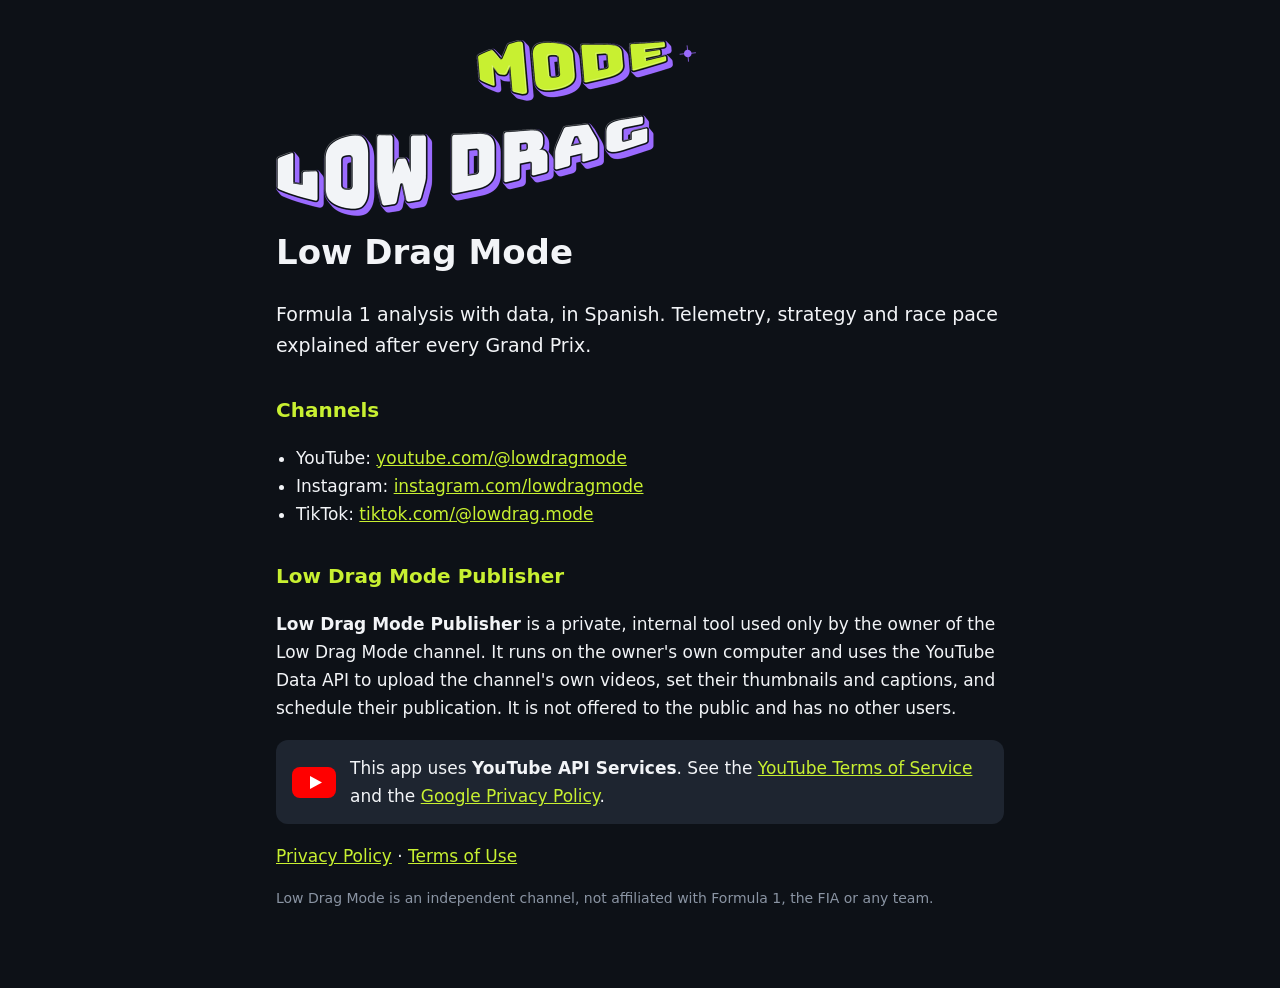
<file: index.html>
<!doctype html>
<html lang="en">
<head>
<meta charset="utf-8">
<meta name="viewport" content="width=device-width,initial-scale=1">
<title>Low Drag Mode</title>
<meta name="description" content="Low Drag Mode — Formula 1 analysis with data, in Spanish.">
<link rel="stylesheet" href="style.css">
</head>
<body>
<main>
  <img class="logo" src="logo.png" alt="Low Drag Mode logo">
  <h1>Low Drag Mode</h1>
  <p class="lead">Formula 1 analysis with data, in Spanish. Telemetry, strategy and race pace explained after every Grand Prix.</p>

  <h2>Channels</h2>
  <ul>
    <li>YouTube: <a href="https://www.youtube.com/@lowdragmode">youtube.com/@lowdragmode</a></li>
    <li>Instagram: <a href="https://www.instagram.com/lowdragmode">instagram.com/lowdragmode</a></li>
    <li>TikTok: <a href="https://www.tiktok.com/@lowdrag.mode">tiktok.com/@lowdrag.mode</a></li>
  </ul>

  <h2>Low Drag Mode Publisher</h2>
  <p>
    <strong>Low Drag Mode Publisher</strong> is a private, internal tool used only by the owner of the Low Drag Mode channel.
    It runs on the owner's own computer and uses the YouTube Data API to upload the channel's own videos, set their
    thumbnails and captions, and schedule their publication. It is not offered to the public and has no other users.
  </p>
  <div class="yt">
    <svg width="44" height="31" viewBox="0 0 44 31" aria-hidden="true"><rect width="44" height="31" rx="8" fill="#FF0000"/><path d="M18 9 L30 15.5 L18 22 Z" fill="#fff"/></svg>
    <span>This app uses <strong>YouTube API Services</strong>. See the
      <a href="https://www.youtube.com/t/terms">YouTube Terms of Service</a> and the
      <a href="https://policies.google.com/privacy">Google Privacy Policy</a>.</span>
  </div>
  <p><a href="privacy.html">Privacy Policy</a> · <a href="terms.html">Terms of Use</a></p>

  <p class="small">Low Drag Mode is an independent channel, not affiliated with Formula 1, the FIA or any team.</p>
</main>
</body>
</html>
</file>
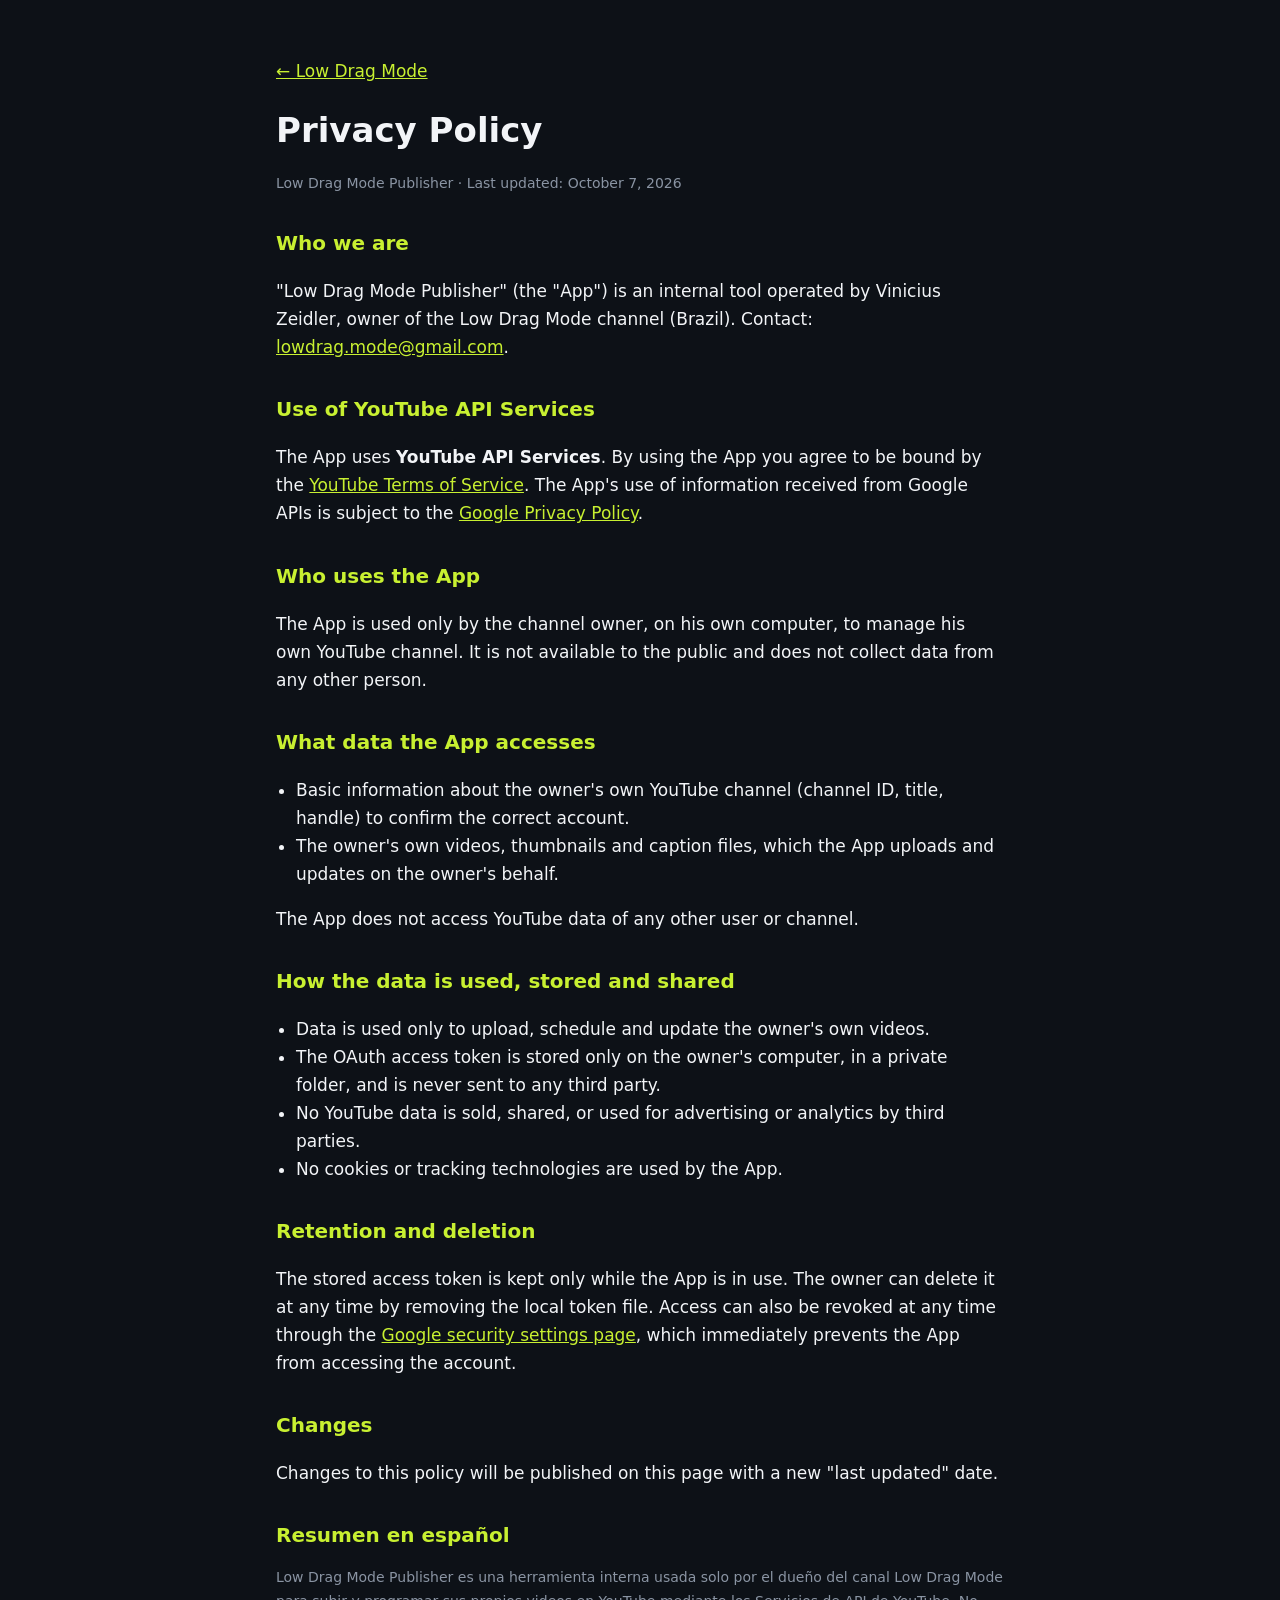
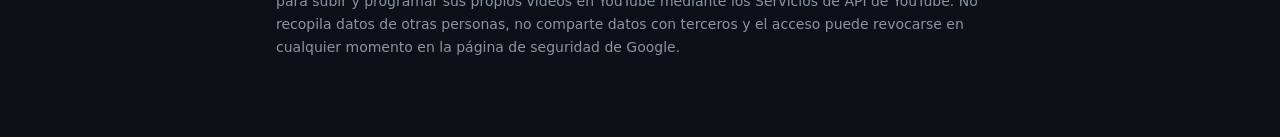
<file: privacy.html>
<!doctype html>
<html lang="en">
<head>
<meta charset="utf-8">
<meta name="viewport" content="width=device-width,initial-scale=1">
<title>Privacy Policy — Low Drag Mode Publisher</title>
<link rel="stylesheet" href="style.css">
</head>
<body>
<main>
  <p><a href="index.html">← Low Drag Mode</a></p>
  <h1>Privacy Policy</h1>
  <p class="small">Low Drag Mode Publisher · Last updated: October 7, 2026</p>

  <h2>Who we are</h2>
  <p>
    "Low Drag Mode Publisher" (the "App") is an internal tool operated by Vinicius Zeidler, owner of the
    Low Drag Mode channel (Brazil). Contact: <a href="mailto:lowdrag.mode@gmail.com">lowdrag.mode@gmail.com</a>.
  </p>

  <h2>Use of YouTube API Services</h2>
  <p>
    The App uses <strong>YouTube API Services</strong>. By using the App you agree to be bound by the
    <a href="https://www.youtube.com/t/terms">YouTube Terms of Service</a>. The App's use of information received from
    Google APIs is subject to the <a href="https://policies.google.com/privacy">Google Privacy Policy</a>.
  </p>

  <h2>Who uses the App</h2>
  <p>
    The App is used only by the channel owner, on his own computer, to manage his own YouTube channel.
    It is not available to the public and does not collect data from any other person.
  </p>

  <h2>What data the App accesses</h2>
  <ul>
    <li>Basic information about the owner's own YouTube channel (channel ID, title, handle) to confirm the correct account.</li>
    <li>The owner's own videos, thumbnails and caption files, which the App uploads and updates on the owner's behalf.</li>
  </ul>
  <p>The App does not access YouTube data of any other user or channel.</p>

  <h2>How the data is used, stored and shared</h2>
  <ul>
    <li>Data is used only to upload, schedule and update the owner's own videos.</li>
    <li>The OAuth access token is stored only on the owner's computer, in a private folder, and is never sent to any third party.</li>
    <li>No YouTube data is sold, shared, or used for advertising or analytics by third parties.</li>
    <li>No cookies or tracking technologies are used by the App.</li>
  </ul>

  <h2>Retention and deletion</h2>
  <p>
    The stored access token is kept only while the App is in use. The owner can delete it at any time by removing the
    local token file. Access can also be revoked at any time through the
    <a href="https://security.google.com/settings/security/permissions">Google security settings page</a>,
    which immediately prevents the App from accessing the account.
  </p>

  <h2>Changes</h2>
  <p>Changes to this policy will be published on this page with a new "last updated" date.</p>

  <h2>Resumen en español</h2>
  <p class="small">
    Low Drag Mode Publisher es una herramienta interna usada solo por el dueño del canal Low Drag Mode para subir y
    programar sus propios videos en YouTube mediante los Servicios de API de YouTube. No recopila datos de otras
    personas, no comparte datos con terceros y el acceso puede revocarse en cualquier momento en la página de
    seguridad de Google.
  </p>
</main>
</body>
</html>
</file>
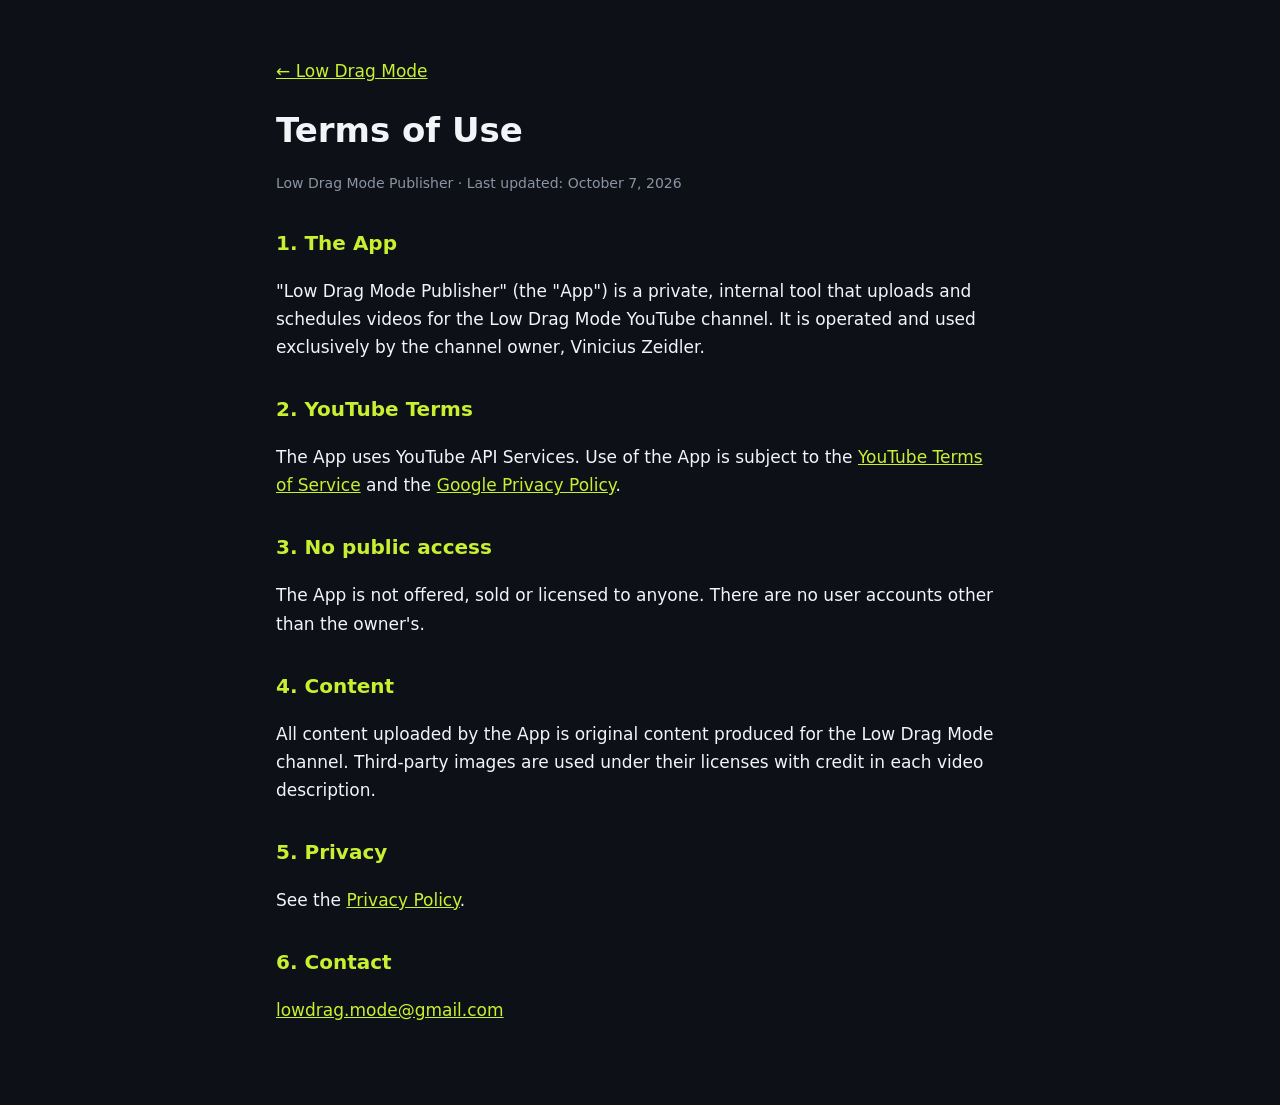
<file: terms.html>
<!doctype html>
<html lang="en">
<head>
<meta charset="utf-8">
<meta name="viewport" content="width=device-width,initial-scale=1">
<title>Terms of Use — Low Drag Mode Publisher</title>
<link rel="stylesheet" href="style.css">
</head>
<body>
<main>
  <p><a href="index.html">← Low Drag Mode</a></p>
  <h1>Terms of Use</h1>
  <p class="small">Low Drag Mode Publisher · Last updated: October 7, 2026</p>

  <h2>1. The App</h2>
  <p>
    "Low Drag Mode Publisher" (the "App") is a private, internal tool that uploads and schedules videos for the
    Low Drag Mode YouTube channel. It is operated and used exclusively by the channel owner, Vinicius Zeidler.
  </p>

  <h2>2. YouTube Terms</h2>
  <p>
    The App uses YouTube API Services. Use of the App is subject to the
    <a href="https://www.youtube.com/t/terms">YouTube Terms of Service</a> and the
    <a href="https://policies.google.com/privacy">Google Privacy Policy</a>.
  </p>

  <h2>3. No public access</h2>
  <p>The App is not offered, sold or licensed to anyone. There are no user accounts other than the owner's.</p>

  <h2>4. Content</h2>
  <p>
    All content uploaded by the App is original content produced for the Low Drag Mode channel. Third-party images
    are used under their licenses with credit in each video description.
  </p>

  <h2>5. Privacy</h2>
  <p>See the <a href="privacy.html">Privacy Policy</a>.</p>

  <h2>6. Contact</h2>
  <p><a href="mailto:lowdrag.mode@gmail.com">lowdrag.mode@gmail.com</a></p>
</main>
</body>
</html>
</file>
<file: style.css>
:root { --bg: #0D1117; --card: #1E2530; --text: #F2F4F7; --lime: #C8F031; --purple: #9B6BFF; --muted: #8A94A3; }
* { box-sizing: border-box; }
body { margin: 0; background: var(--bg); color: var(--text); font: 17px/1.65 system-ui, -apple-system, "Segoe UI", sans-serif; }
main { max-width: 760px; margin: 0 auto; padding: 40px 16px 64px; }
.logo { width: min(420px, 100%); display: block; margin: 0 0 8px; }
h1 { font-size: 34px; margin: 8px 0 4px; }
h2 { font-size: 20px; margin: 32px 0 8px; color: var(--lime); }
.lead { font-size: 19px; color: var(--text); }
.small { color: var(--muted); font-size: 14px; }
a { color: var(--lime); }
ul { padding-left: 20px; }
.yt { display: flex; gap: 14px; align-items: center; background: var(--card); border-radius: 12px; padding: 14px 16px; margin: 18px 0; }
.yt svg { flex: none; }
@media print {
  body { background: #fff; color: #111; }
  a { color: #0b57d0; }
  h2 { color: #111; }
  .small { color: #444; }
  .yt { background: #f1f3f4; }
  .logo { display: none; }
}
</file>
